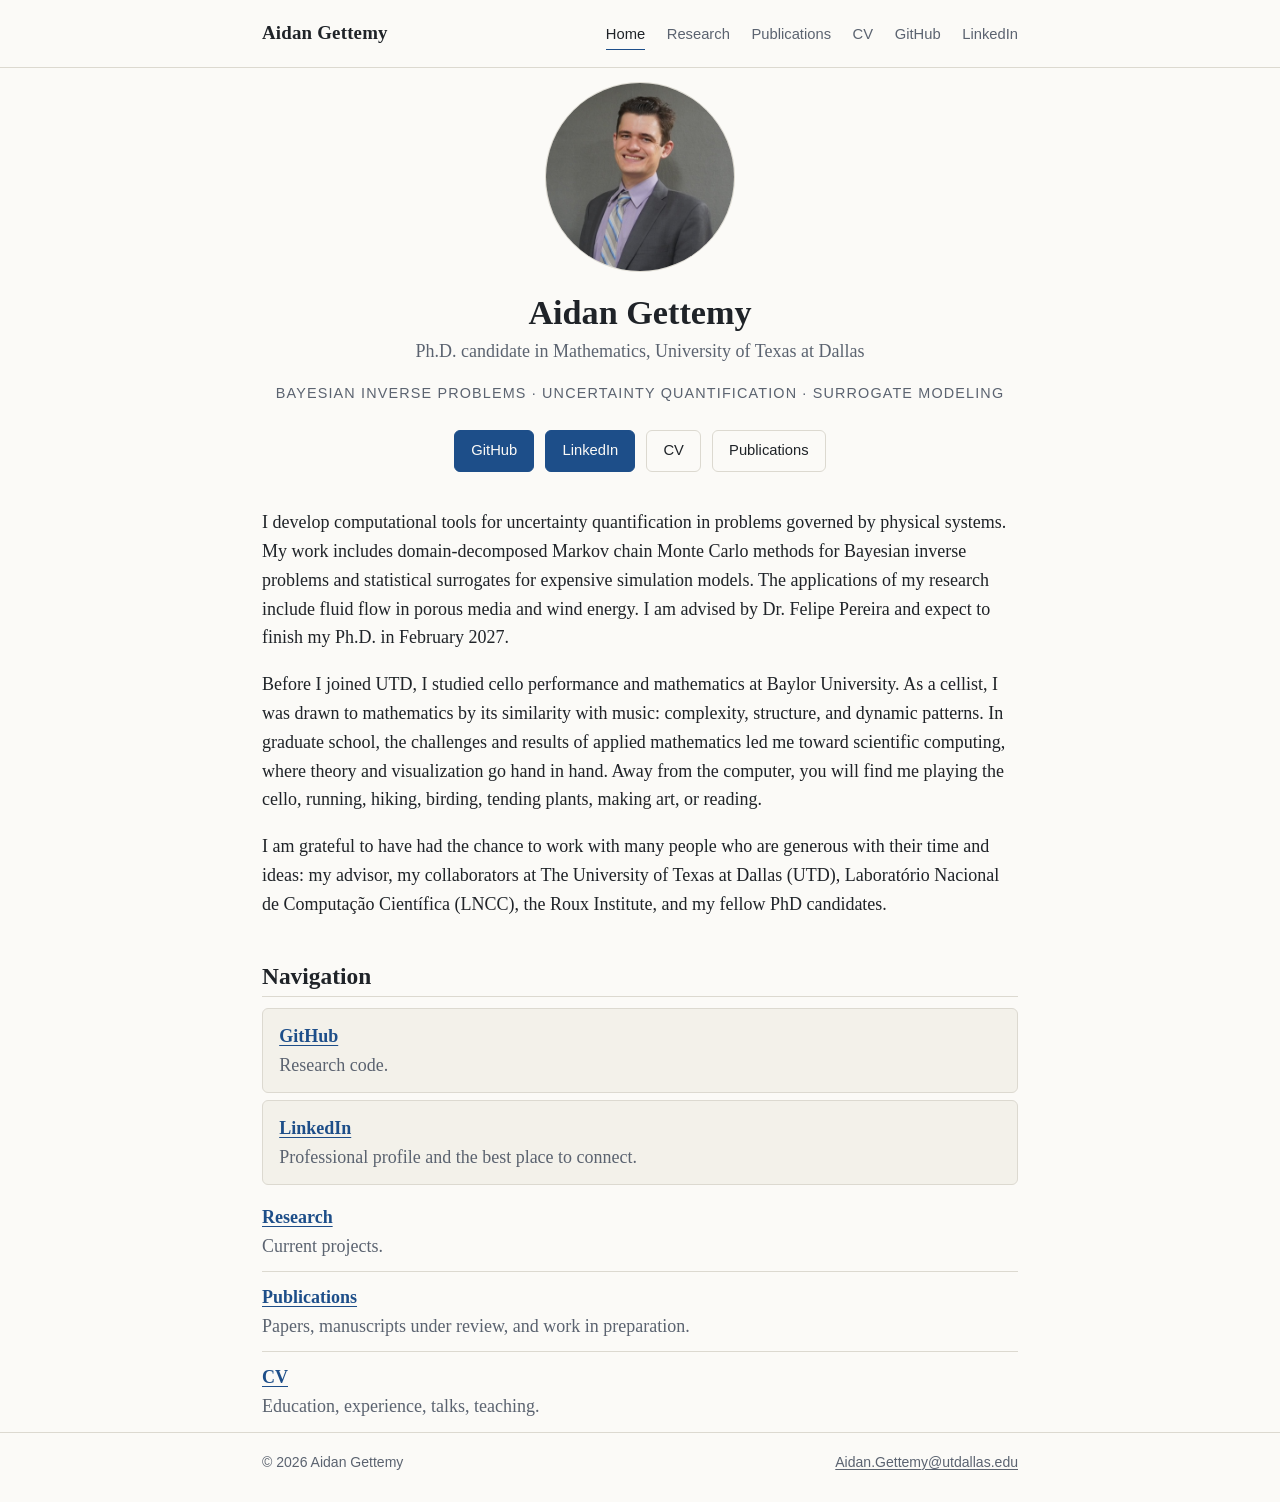
<file: index.html>
﻿<!doctype html>
<html lang="en">
<head>
  <meta charset="utf-8">
  <meta name="viewport" content="width=device-width, initial-scale=1">
  <title>Aidan Gettemy | Mathematics</title>
  <meta name="description" content="Aidan Gettemy, Ph.D. candidate in Mathematics at UT Dallas. Bayesian inverse problems, uncertainty quantification, and surrogate modeling for subsurface flow and wind energy.">
  <link rel="stylesheet" href="css/style.css">
</head>
<body>

<header class="site-header">
  <div class="wrap">
    <a class="site-name" href="index.html">Aidan Gettemy</a>
    <nav aria-label="Main">
      <a href="index.html" aria-current="page">Home</a>
      <a href="research.html">Research</a>
      <a href="publications.html">Publications</a>
      <a href="cv.html">CV</a>
      <a href="https://github.com/Aidan-Gettemy">GitHub</a>
      <a href="https://www.linkedin.com/in/aidan-gettemy/">LinkedIn</a>
    </nav>
  </div>
</header>

<main class="wrap">

  <section class="hero">
    <!-- Put your photo at assets/headshot.jpg (square crop, ~600x600 px). Until then, initials show. -->
    <img class="portrait" src="assets/headshot.jpg" alt="Photo of Aidan Gettemy"
         onerror="this.outerHTML='<div class=&quot;portrait-fallback&quot; aria-hidden=&quot;true&quot;>AG</div>'">
    <h1>Aidan Gettemy</h1>
    <p class="role">Ph.D. candidate in Mathematics, University of Texas at Dallas</p>
    <p class="keywords">Bayesian inverse problems · Uncertainty quantification · Surrogate modeling</p>
    <div class="btn-row">
      <a class="btn primary" href="https://github.com/Aidan-Gettemy">GitHub</a>
      <a class="btn primary" href="https://www.linkedin.com/in/aidan-gettemy/">LinkedIn</a>
      <a class="btn" href="cv.html">CV</a>
      <a class="btn" href="publications.html">Publications</a>
    </div>
  </section>

  <section>
    <p>
      I develop computational tools for uncertainty quantification in problems governed by physical systems. My work includes
      domain-decomposed Markov chain Monte Carlo methods for Bayesian inverse problems and statistical surrogates for expensive
      simulation models. The applications of my research include fluid flow in porous media and wind energy. I am advised by
      Dr. Felipe Pereira and expect to finish my Ph.D. in February 2027.
    </p>
    <p>
      Before I joined UTD, I studied cello performance and mathematics at Baylor University. As a cellist, I was drawn to mathematics
       by its similarity with music: complexity, structure, and dynamic
      patterns. In graduate school, the challenges and results of applied mathematics led me toward scientific
      computing, where theory and visualization go hand in hand. Away from the computer, you will find me playing
      the cello, running, hiking, birding, tending plants, making art, or reading.
    </p>
    <p>
      I am grateful to have had the chance to work with many people who are generous with their time and ideas: my advisor, my collaborators
      at The University of Texas at Dallas (UTD), Laboratório Nacional de Computação Científica (LNCC), the Roux Institute, and my fellow PhD candidates.
    </p>
  </section>

  <section>
    <h2>Navigation</h2>
    <ul class="sitemap">
      <li class="highlight">
        <strong><a href="https://github.com/Aidan-Gettemy">GitHub</a></strong><br>
        <span>Research code.</span>
      </li>
      <li class="highlight">
        <strong><a href="https://www.linkedin.com/in/aidan-gettemy/">LinkedIn</a></strong><br>
        <span>Professional profile and the best place to connect.</span>
      </li>
      <li>
        <strong><a href="research.html">Research</a></strong><br>
        <span>Current projects.</span>
      </li>
      <li>
        <strong><a href="publications.html">Publications</a></strong><br>
        <span>Papers, manuscripts under review, and work in preparation.</span>
      </li>
      <li>
        <strong><a href="cv.html">CV</a></strong><br>
        <span>Education, experience, talks, teaching.</span>
      </li>
    </ul>
  </section>

</main>

<footer>
  <div class="wrap">
    <span>&copy; 2026 Aidan Gettemy</span>
    <span><a href="mailto:Aidan.Gettemy@utdallas.edu">Aidan.Gettemy@utdallas.edu</a></span>
  </div>
</footer>

</body>
</html>
</file>
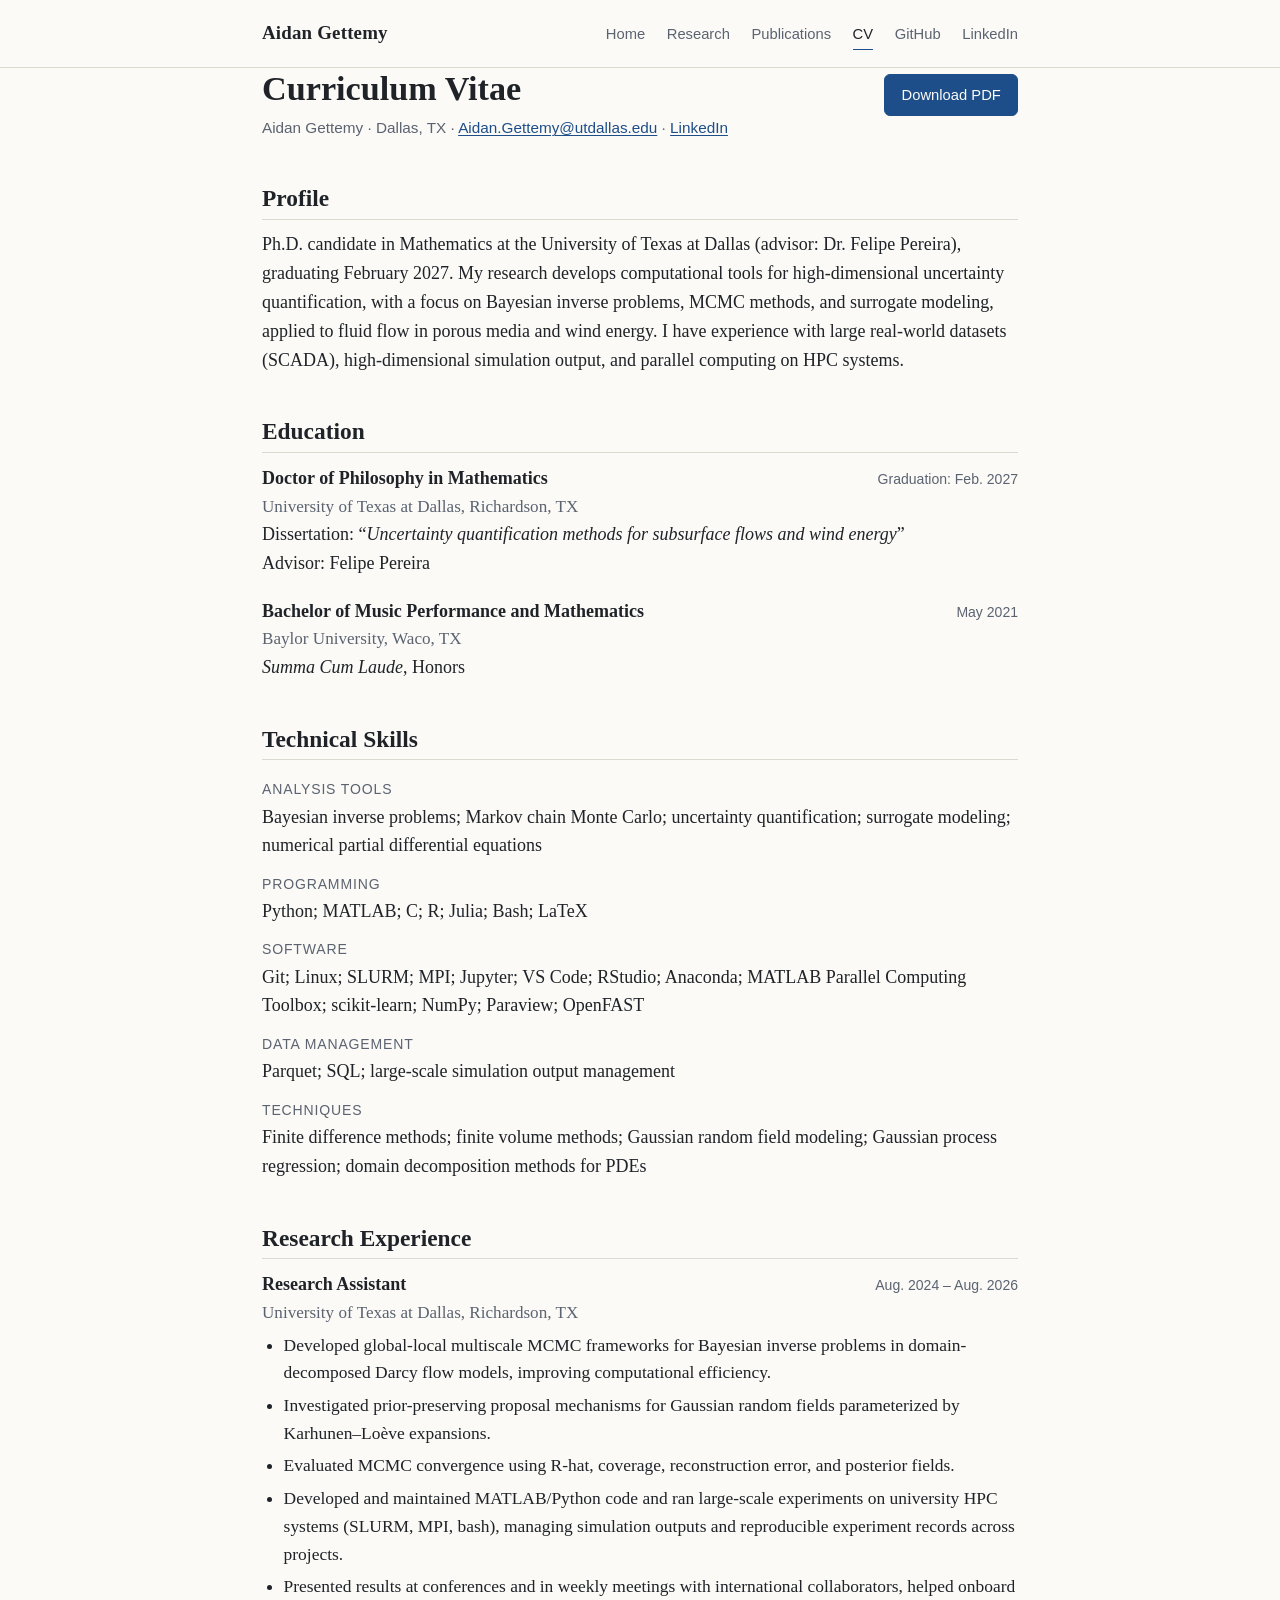
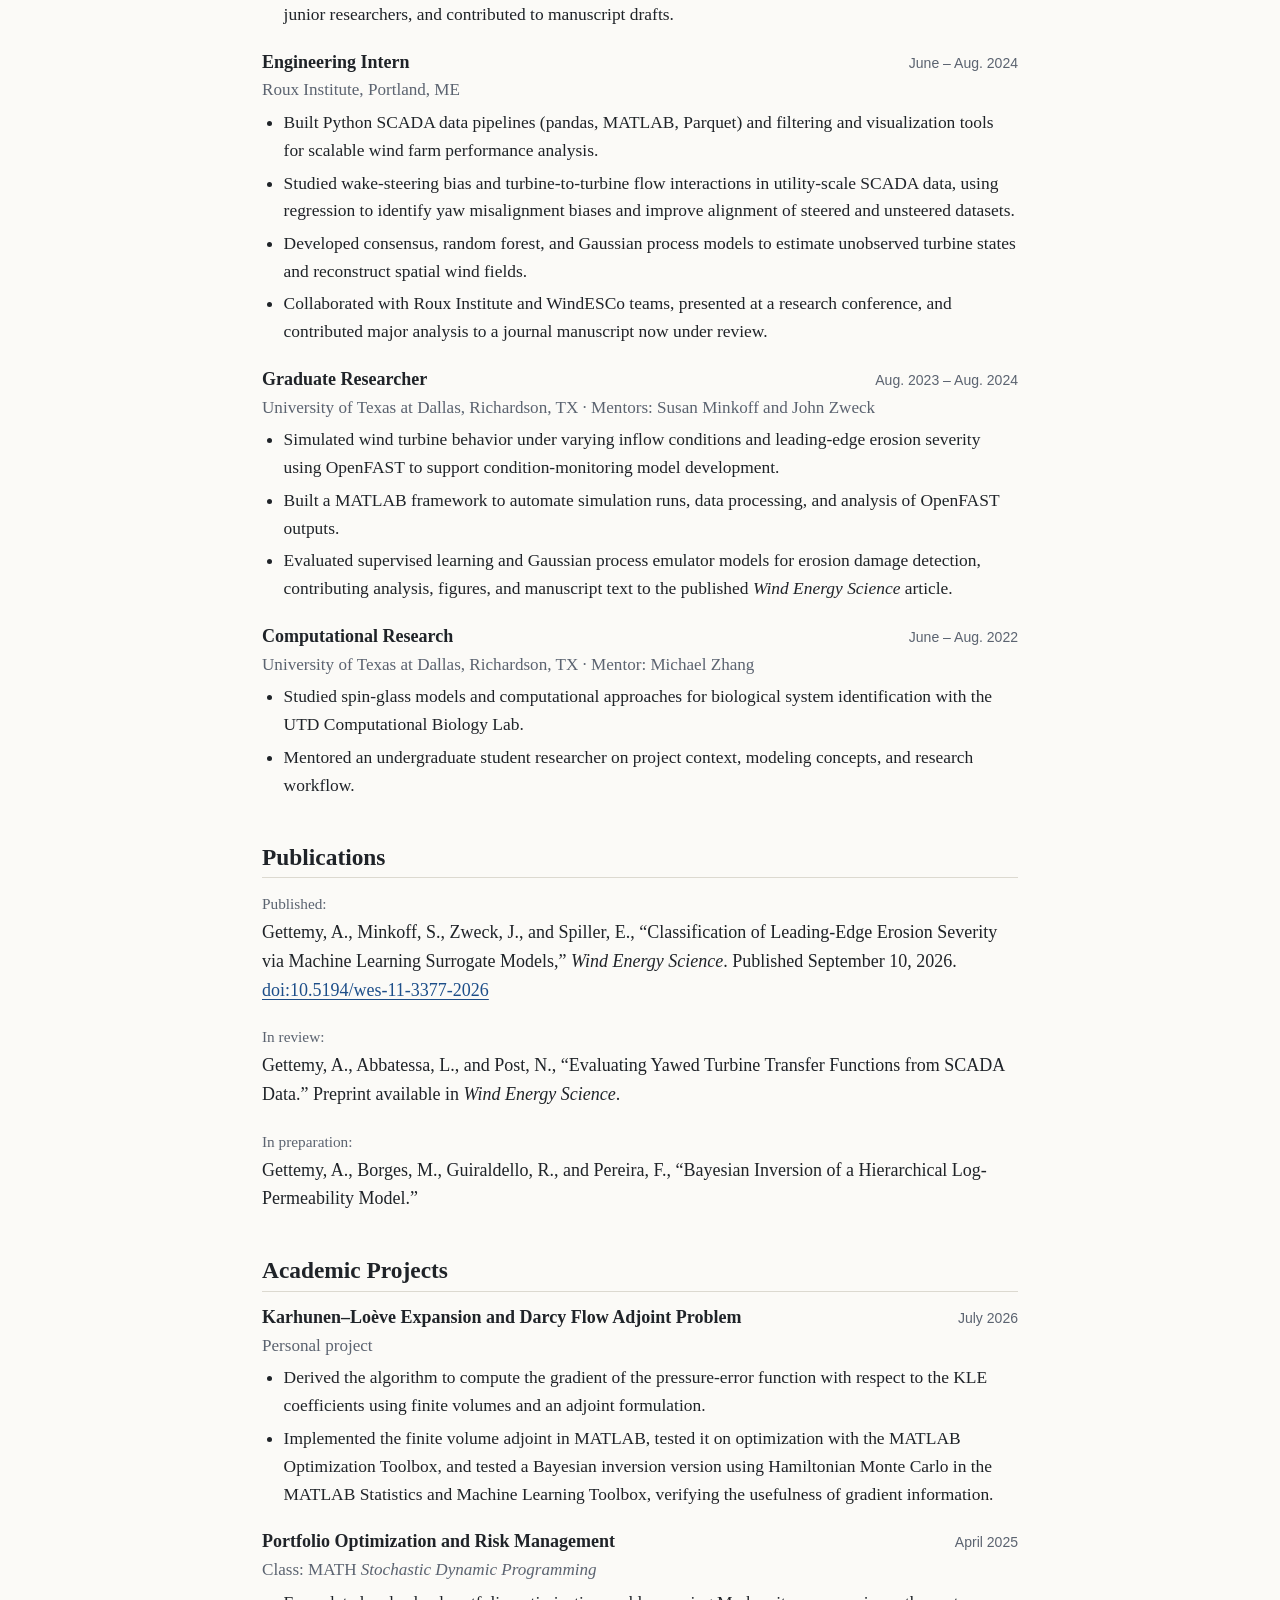
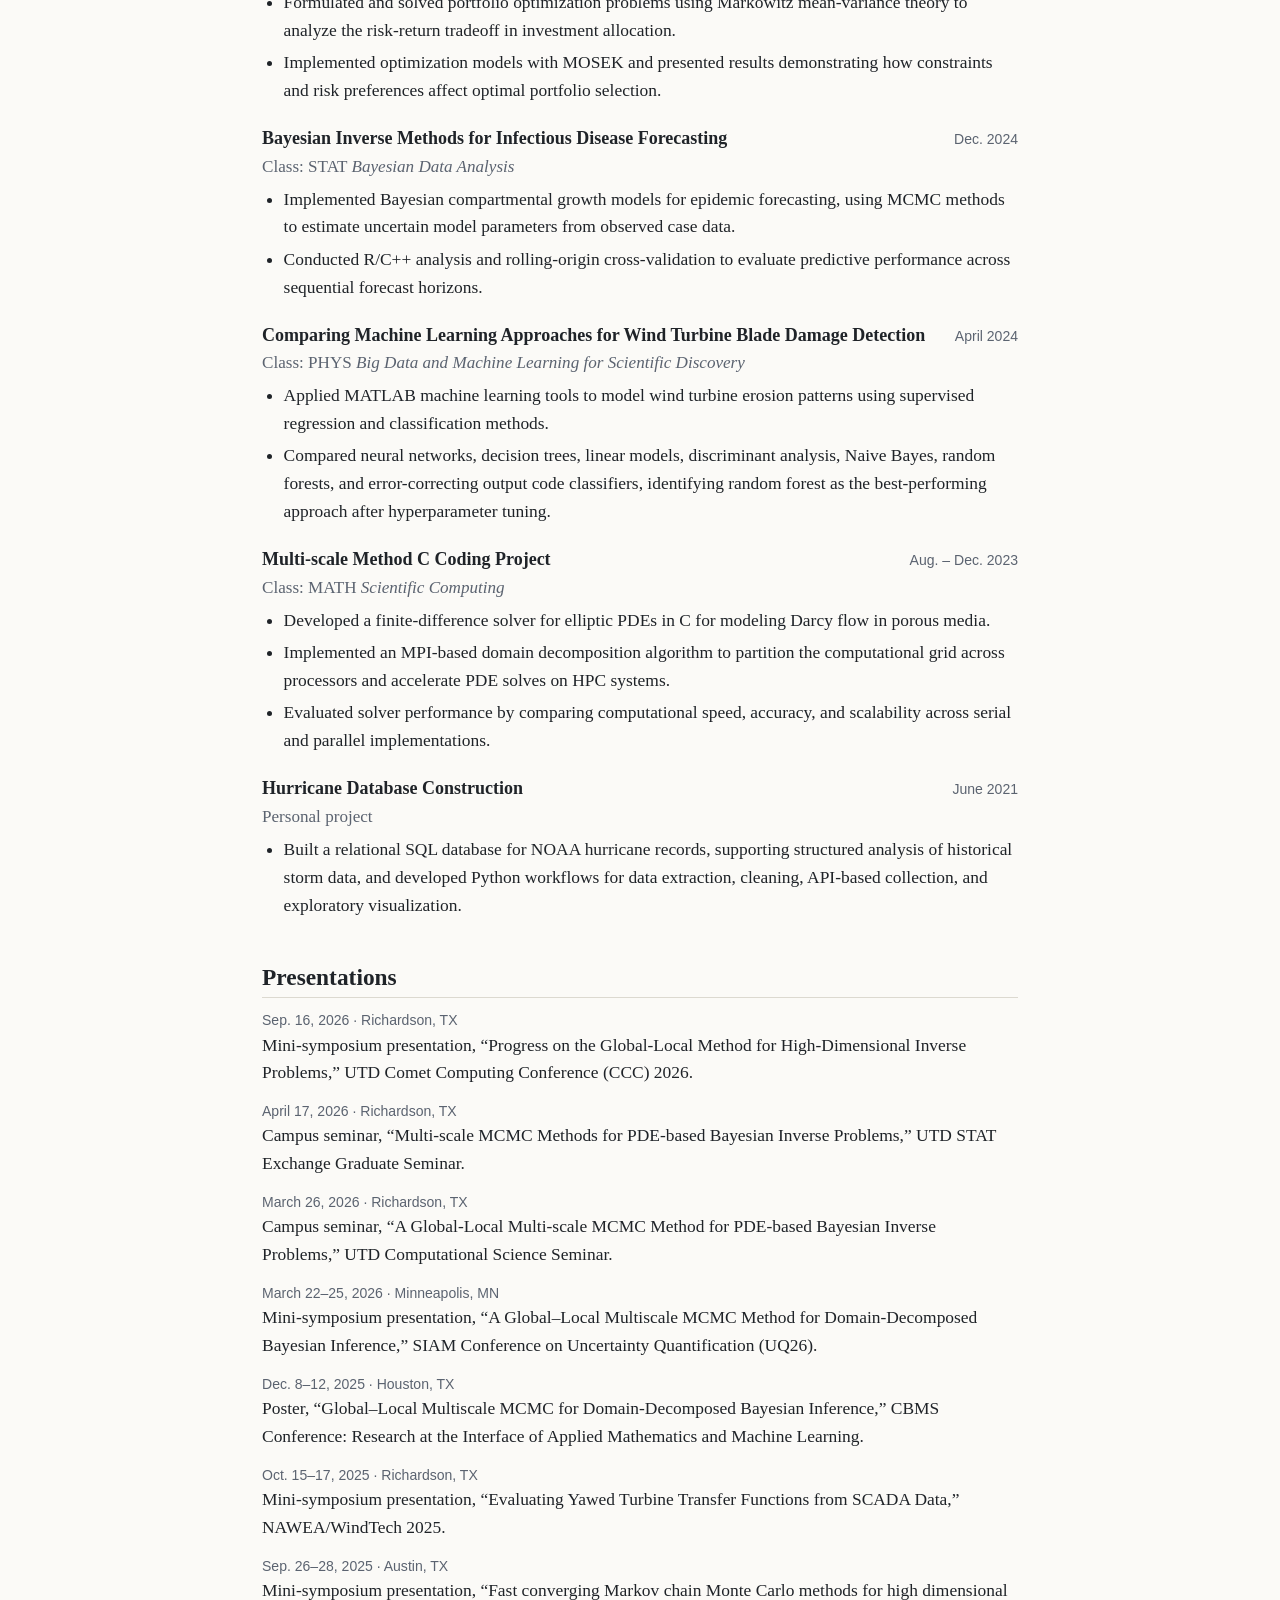
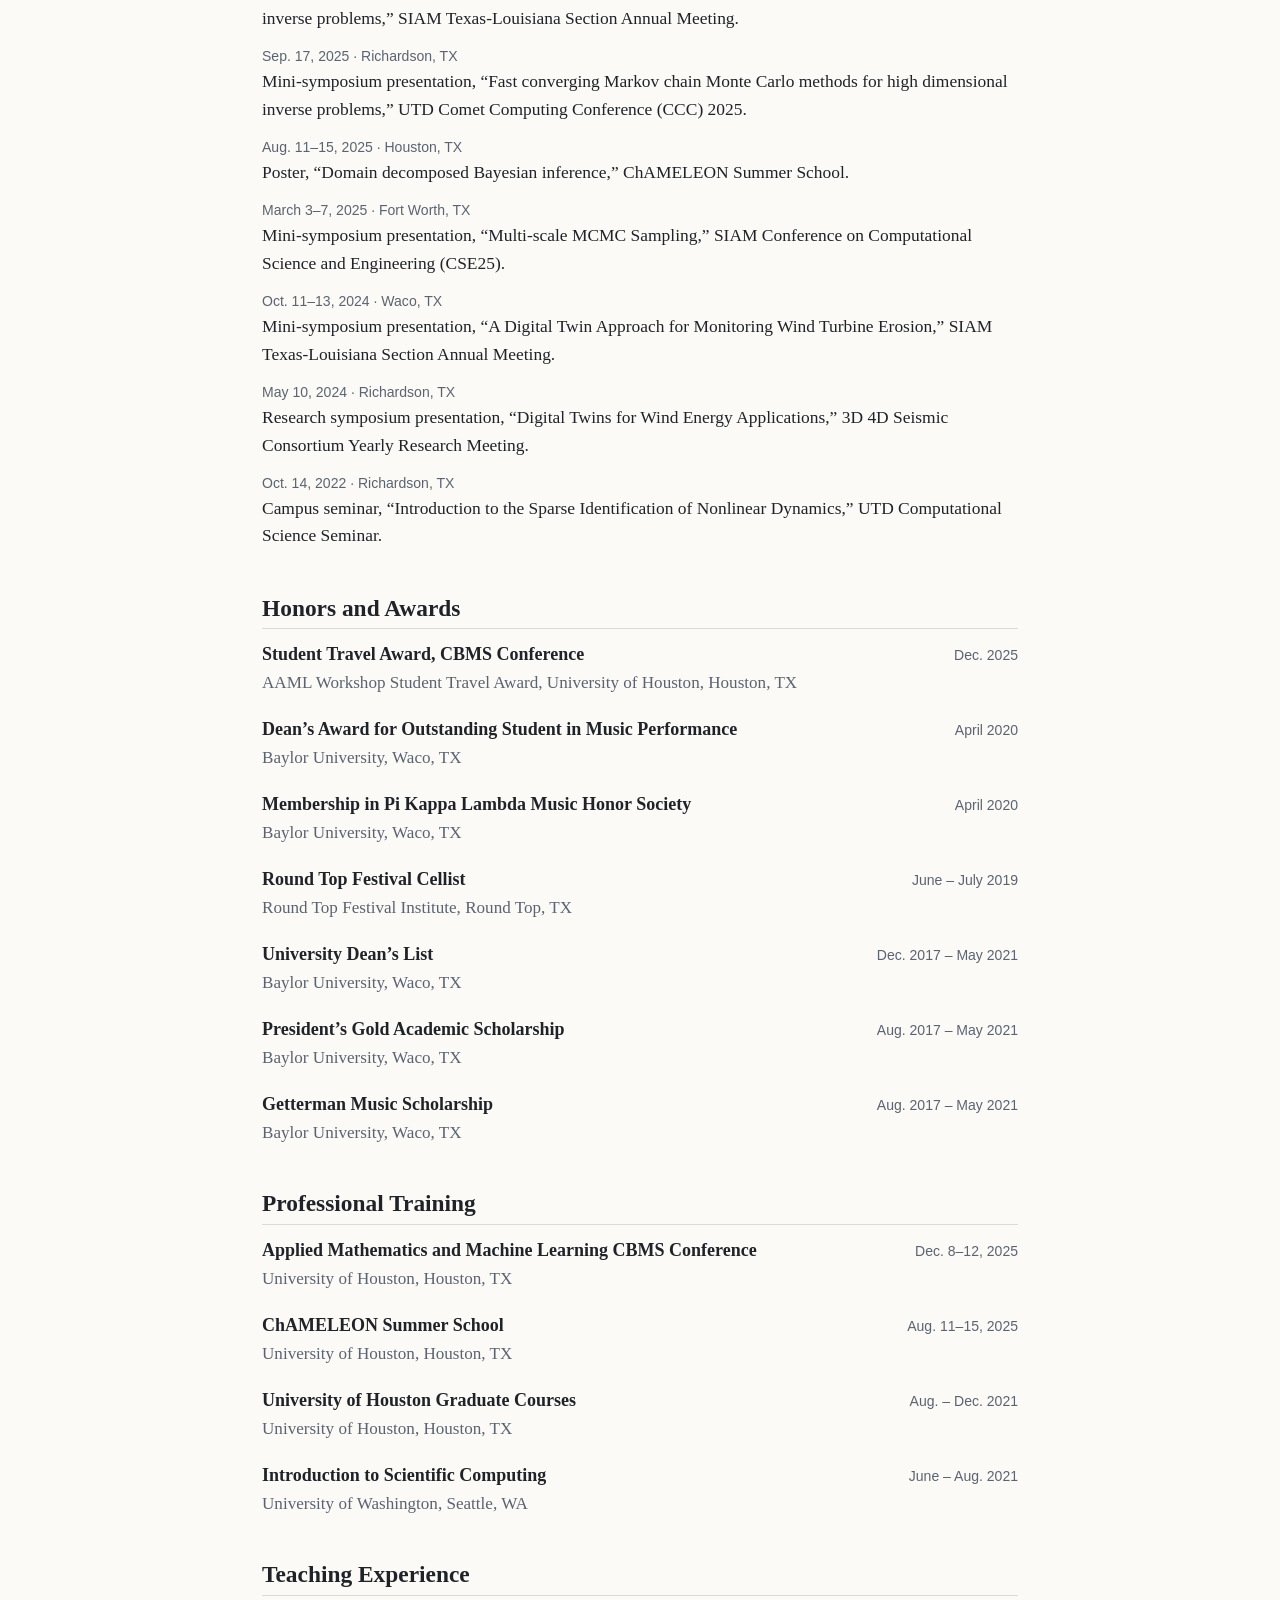
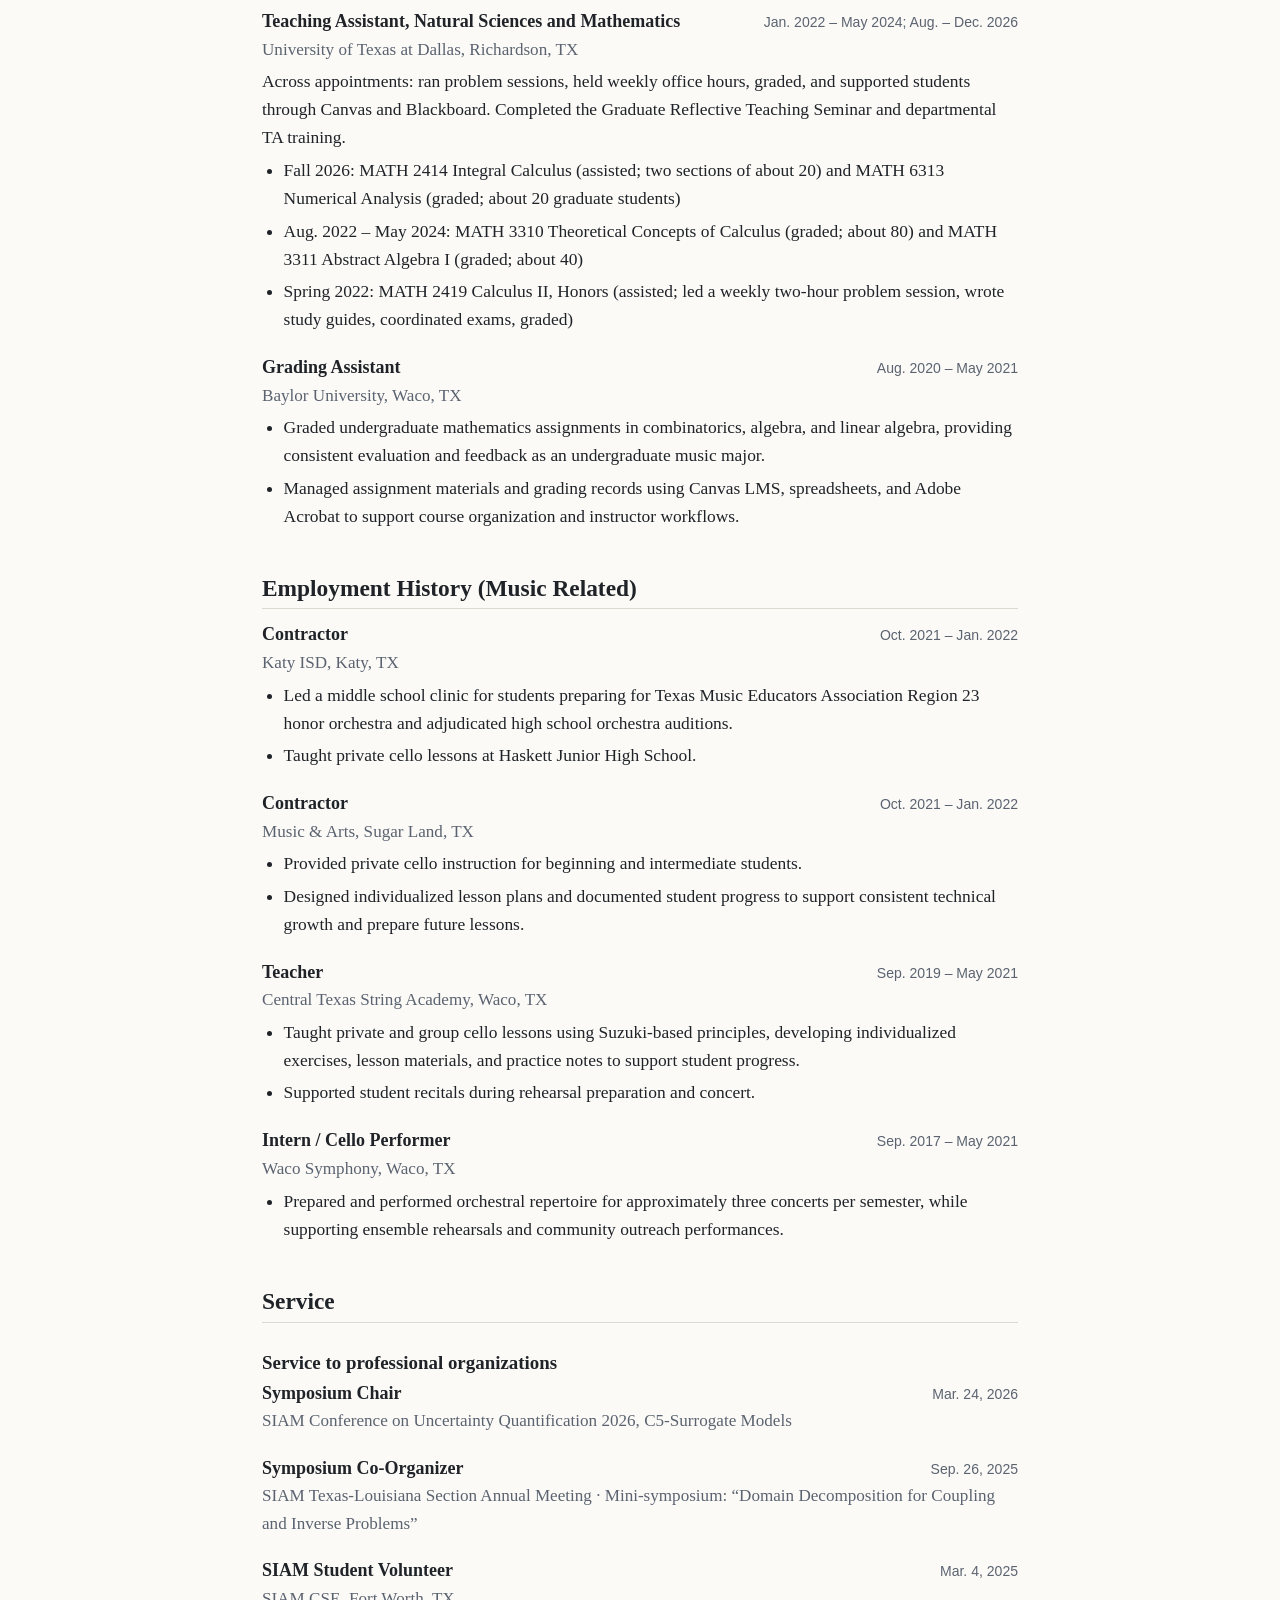
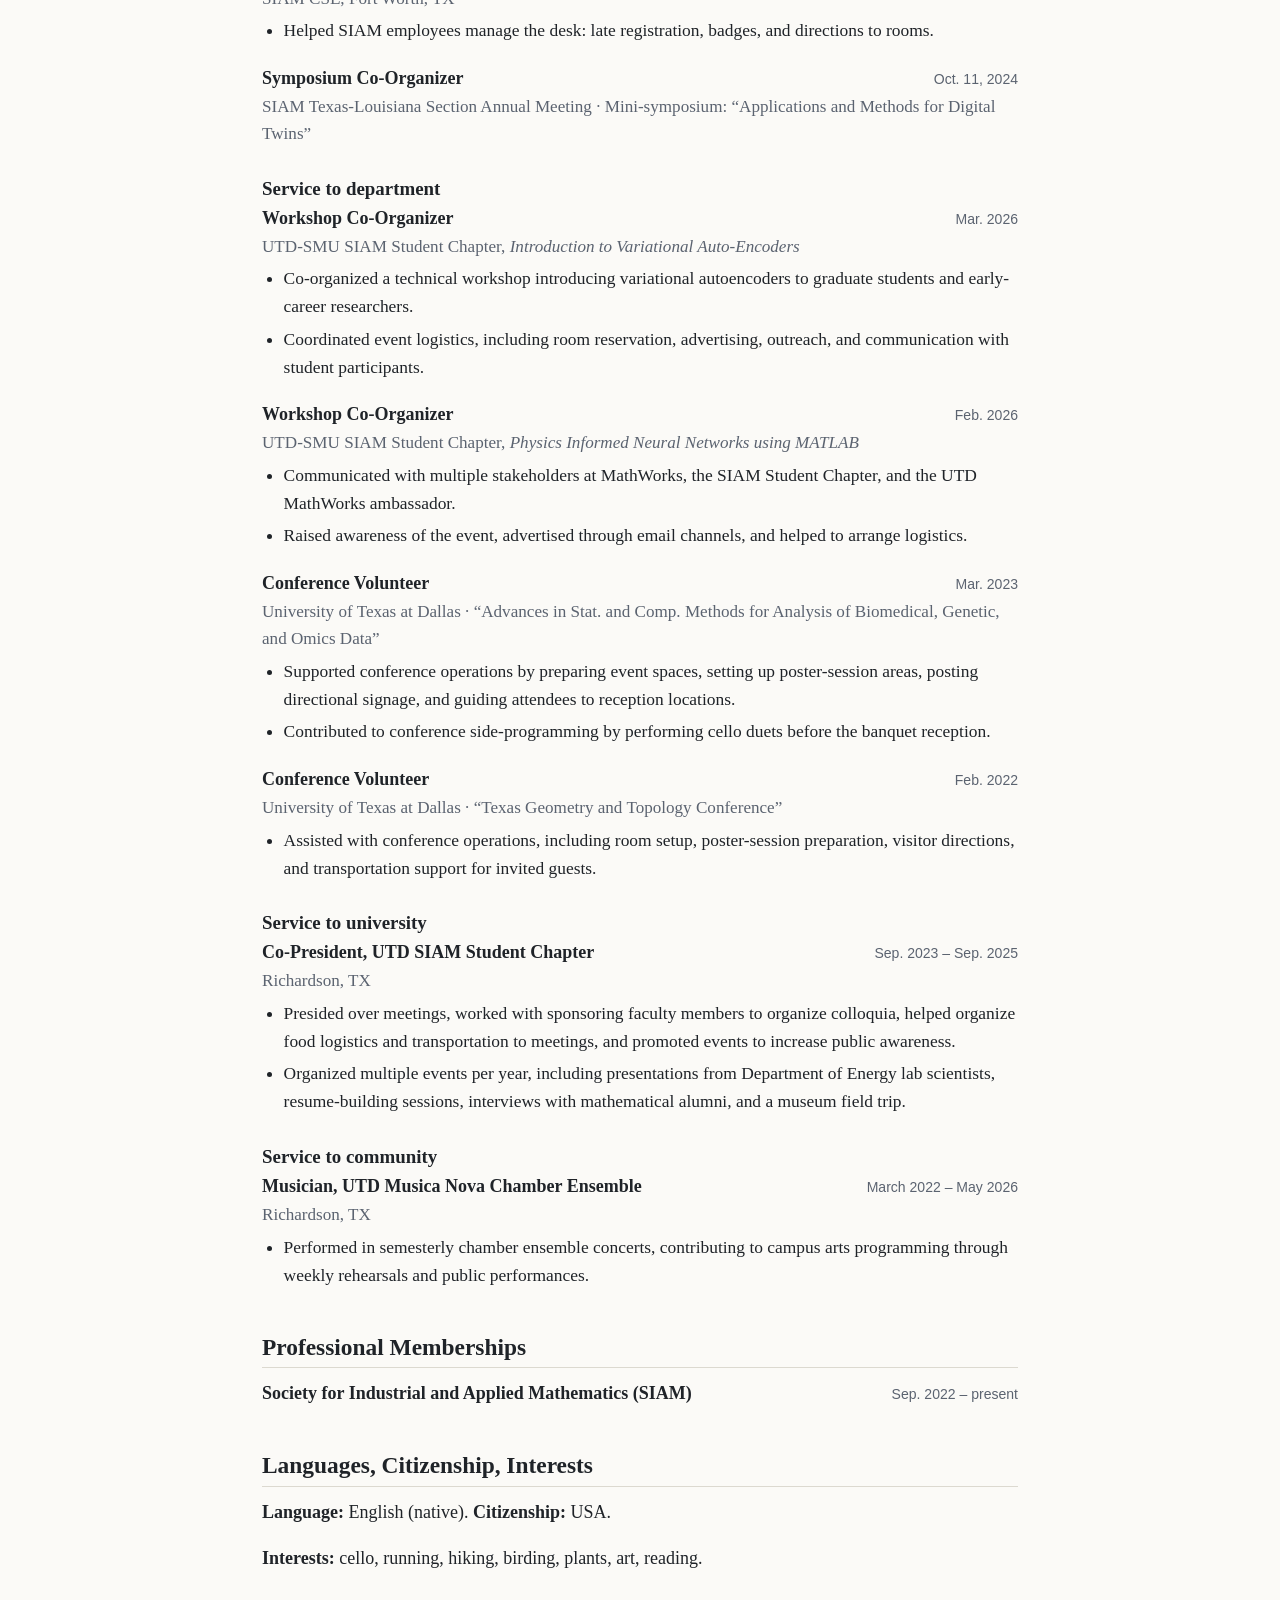
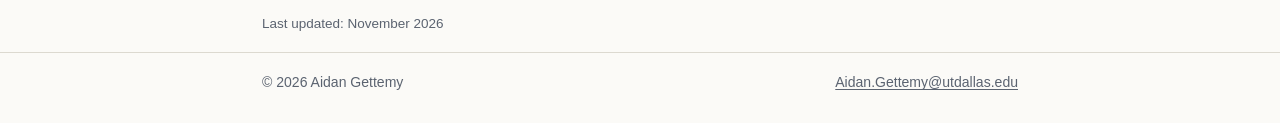
<file: cv.html>
﻿<!doctype html>
<html lang="en">
<head>
  <meta charset="utf-8">
  <meta name="viewport" content="width=device-width, initial-scale=1">
  <title>CV | Aidan Gettemy</title>
  <meta name="description" content="Curriculum vitae of Aidan Gettemy, Ph.D. candidate in Mathematics at UT Dallas.">
  <link rel="stylesheet" href="css/style.css">
</head>
<body>

<header class="site-header">
  <div class="wrap">
    <a class="site-name" href="index.html">Aidan Gettemy</a>
    <nav aria-label="Main">
      <a href="index.html">Home</a>
      <a href="research.html">Research</a>
      <a href="publications.html">Publications</a>
      <a href="cv.html" aria-current="page">CV</a>
      <a href="https://github.com/Aidan-Gettemy">GitHub</a>
      <a href="https://www.linkedin.com/in/aidan-gettemy/">LinkedIn</a>
    </nav>
  </div>
</header>

<main class="wrap">

  <div class="cv-top">
    <h1>Curriculum Vitae</h1>
    <a class="btn primary" href="files/Aidan-Gettemy-CV.pdf" download>Download PDF</a>
  </div>
  <p class="cv-contact">
    Aidan Gettemy &middot; Dallas, TX &middot;
    <a href="mailto:Aidan.Gettemy@utdallas.edu">Aidan.Gettemy@utdallas.edu</a> &middot;
    <a href="https://www.linkedin.com/in/aidan-gettemy/">LinkedIn</a>
  </p>

  <h2 id="profile">Profile</h2>
  <p>
    Ph.D. candidate in Mathematics at the University of Texas at Dallas (advisor: Dr. Felipe Pereira), graduating
    February 2027. My research develops computational tools for high-dimensional uncertainty quantification, with a
    focus on Bayesian inverse problems, MCMC methods, and surrogate modeling, applied to fluid flow in porous media
    and wind energy. I have experience with large real-world datasets (SCADA), high-dimensional simulation output,
    and parallel computing on HPC systems.
  </p>

  <h2 id="education">Education</h2>
  <div class="entry">
    <div class="entry-head"><span class="what">Doctor of Philosophy in Mathematics</span><span class="when">Graduation: Feb. 2027</span></div>
    <div class="where">University of Texas at Dallas, Richardson, TX</div>
    <div>Dissertation: &ldquo;<em>Uncertainty quantification methods for subsurface flows and wind energy</em>&rdquo;</div>
    <div>Advisor: Felipe Pereira</div>
  </div>
  <div class="entry">
    <div class="entry-head"><span class="what">Bachelor of Music Performance and Mathematics</span><span class="when">May 2021</span></div>
    <div class="where">Baylor University, Waco, TX</div>
    <div><em>Summa Cum Laude</em>, Honors</div>
  </div>

  <h2 id="skills">Technical Skills</h2>
  <dl class="skills">
    <dt>Analysis tools</dt>
    <dd>Bayesian inverse problems; Markov chain Monte Carlo; uncertainty quantification; surrogate modeling; numerical partial differential equations</dd>
    <dt>Programming</dt>
    <dd>Python; MATLAB; C; R; Julia; Bash; LaTeX</dd>
    <dt>Software</dt>
    <dd>Git; Linux; SLURM; MPI; Jupyter; VS Code; RStudio; Anaconda; MATLAB Parallel Computing Toolbox; scikit-learn; NumPy; Paraview; OpenFAST</dd>
    <dt>Data management</dt>
    <dd>Parquet; SQL; large-scale simulation output management</dd>
    <dt>Techniques</dt>
    <dd>Finite difference methods; finite volume methods; Gaussian random field modeling; Gaussian process regression; domain decomposition methods for PDEs</dd>
  </dl>

  <h2 id="research">Research Experience</h2>
  <div class="entry">
    <div class="entry-head"><span class="what">Research Assistant</span><span class="when">Aug. 2024 &ndash; Aug. 2026</span></div>
    <div class="where">University of Texas at Dallas, Richardson, TX</div>
    <ul>
      <li>Developed global-local multiscale MCMC frameworks for Bayesian inverse problems in domain-decomposed Darcy flow models, improving computational efficiency.</li>
      <li>Investigated prior-preserving proposal mechanisms for Gaussian random fields parameterized by Karhunen&ndash;Lo&egrave;ve expansions.</li>
      <li>Evaluated MCMC convergence using R-hat, coverage, reconstruction error, and posterior fields.</li>
      <li>Developed and maintained MATLAB/Python code and ran large-scale experiments on university HPC systems (SLURM, MPI, bash), managing simulation outputs and reproducible experiment records across projects.</li>
      <li>Presented results at conferences and in weekly meetings with international collaborators, helped onboard junior researchers, and contributed to manuscript drafts.</li>
    </ul>
  </div>
  <div class="entry">
    <div class="entry-head"><span class="what">Engineering Intern</span><span class="when">June &ndash; Aug. 2024</span></div>
    <div class="where">Roux Institute, Portland, ME</div>
    <ul>
      <li>Built Python SCADA data pipelines (pandas, MATLAB, Parquet) and filtering and visualization tools for scalable wind farm performance analysis.</li>
      <li>Studied wake-steering bias and turbine-to-turbine flow interactions in utility-scale SCADA data, using regression to identify yaw misalignment biases and improve alignment of steered and unsteered datasets.</li>
      <li>Developed consensus, random forest, and Gaussian process models to estimate unobserved turbine states and reconstruct spatial wind fields.</li>
      <li>Collaborated with Roux Institute and WindESCo teams, presented at a research conference, and contributed major analysis to a journal manuscript now under review.</li>
    </ul>
  </div>
  <div class="entry">
    <div class="entry-head"><span class="what">Graduate Researcher</span><span class="when">Aug. 2023 &ndash; Aug. 2024</span></div>
    <div class="where">University of Texas at Dallas, Richardson, TX &middot; Mentors: Susan Minkoff and John Zweck</div>
    <ul>
      <li>Simulated wind turbine behavior under varying inflow conditions and leading-edge erosion severity using OpenFAST to support condition-monitoring model development.</li>
      <li>Built a MATLAB framework to automate simulation runs, data processing, and analysis of OpenFAST outputs.</li>
      <li>Evaluated supervised learning and Gaussian process emulator models for erosion damage detection, contributing analysis, figures, and manuscript text to the published <em>Wind Energy Science</em> article.</li>
    </ul>
  </div>
  <div class="entry">
    <div class="entry-head"><span class="what">Computational Research</span><span class="when">June &ndash; Aug. 2022</span></div>
    <div class="where">University of Texas at Dallas, Richardson, TX &middot; Mentor: Michael Zhang</div>
    <ul>
      <li>Studied spin-glass models and computational approaches for biological system identification with the UTD Computational Biology Lab.</li>
      <li>Mentored an undergraduate student researcher on project context, modeling concepts, and research workflow.</li>
    </ul>
  </div>

  <h2 id="publications">Publications</h2>
  <p>
    <span class="small">Published:</span><br>
    Gettemy, A., Minkoff, S., Zweck, J., and Spiller, E., &ldquo;Classification of Leading-Edge Erosion Severity via Machine Learning Surrogate Models,&rdquo; <em>Wind Energy Science</em>. Published September 10, 2026.
    <a href="https://doi.org/10.5194/wes-11-3377-2026">doi:10.5194/wes-11-3377-2026</a>
  </p>
  <p>
    <span class="small">In review:</span><br>
    Gettemy, A., Abbatessa, L., and Post, N., &ldquo;Evaluating Yawed Turbine Transfer Functions from SCADA Data.&rdquo; Preprint available in <em>Wind Energy Science</em>.
  </p>
  <p>
    <span class="small">In preparation:</span><br>
    Gettemy, A., Borges, M., Guiraldello, R., and Pereira, F., &ldquo;Bayesian Inversion of a Hierarchical Log-Permeability Model.&rdquo;
  </p>

  <h2 id="projects">Academic Projects</h2>
  <!--p class="small">Code for **some** of these projects is on <a href="https://github.com/Aidan-Gettemy">GitHub</a>.</p-->
  <div class="entry">
    <div class="entry-head"><span class="what">Karhunen&ndash;Lo&egrave;ve Expansion and Darcy Flow Adjoint Problem</span><span class="when">July 2026</span></div>
    <div class="where">Personal project</div>
    <ul>
      <li>Derived the algorithm to compute the gradient of the pressure-error function with respect to the KLE coefficients using finite volumes and an adjoint formulation.</li>
      <li>Implemented the finite volume adjoint in MATLAB, tested it on optimization with the MATLAB Optimization Toolbox, and tested a Bayesian inversion version using Hamiltonian Monte Carlo in the MATLAB Statistics and Machine Learning Toolbox, verifying the usefulness of gradient information.</li>
    </ul>
  </div>
  <div class="entry">
    <div class="entry-head"><span class="what">Portfolio Optimization and Risk Management</span><span class="when">April 2025</span></div>
    <div class="where">Class: MATH <em>Stochastic Dynamic Programming</em></div>
    <ul>
      <li>Formulated and solved portfolio optimization problems using Markowitz mean-variance theory to analyze the risk-return tradeoff in investment allocation.</li>
      <li>Implemented optimization models with MOSEK and presented results demonstrating how constraints and risk preferences affect optimal portfolio selection.</li>
    </ul>
  </div>
  <div class="entry">
    <div class="entry-head"><span class="what">Bayesian Inverse Methods for Infectious Disease Forecasting</span><span class="when">Dec. 2024</span></div>
    <div class="where">Class: STAT <em>Bayesian Data Analysis</em></div>
    <ul>
      <li>Implemented Bayesian compartmental growth models for epidemic forecasting, using MCMC methods to estimate uncertain model parameters from observed case data.</li>
      <li>Conducted R/C++ analysis and rolling-origin cross-validation to evaluate predictive performance across sequential forecast horizons.</li>
    </ul>
  </div>
  <div class="entry">
    <div class="entry-head"><span class="what">Comparing Machine Learning Approaches for Wind Turbine Blade Damage Detection</span><span class="when">April 2024</span></div>
    <div class="where">Class: PHYS <em>Big Data and Machine Learning for Scientific Discovery</em></div>
    <ul>
      <li>Applied MATLAB machine learning tools to model wind turbine erosion patterns using supervised regression and classification methods.</li>
      <li>Compared neural networks, decision trees, linear models, discriminant analysis, Naive Bayes, random forests, and error-correcting output code classifiers, identifying random forest as the best-performing approach after hyperparameter tuning.</li>
    </ul>
  </div>
  <div class="entry">
    <div class="entry-head"><span class="what">Multi-scale Method C Coding Project</span><span class="when">Aug. &ndash; Dec. 2023</span></div>
    <div class="where">Class: MATH <em>Scientific Computing</em></div>
    <ul>
      <li>Developed a finite-difference solver for elliptic PDEs in C for modeling Darcy flow in porous media.</li>
      <li>Implemented an MPI-based domain decomposition algorithm to partition the computational grid across processors and accelerate PDE solves on HPC systems.</li>
      <li>Evaluated solver performance by comparing computational speed, accuracy, and scalability across serial and parallel implementations.</li>
    </ul>
  </div>
  <div class="entry">
    <div class="entry-head"><span class="what">Hurricane Database Construction</span><span class="when">June 2021</span></div>
    <div class="where">Personal project</div>
    <ul>
      <li>Built a relational SQL database for NOAA hurricane records, supporting structured analysis of historical storm data, and developed Python workflows for data extraction, cleaning, API-based collection, and exploratory visualization.</li>
    </ul>
  </div>

  <h2 id="presentations">Presentations</h2>
  <div class="talk"><span class="when">Sep. 16, 2026 &middot; Richardson, TX</span>Mini-symposium presentation, &ldquo;Progress on the Global-Local Method for High-Dimensional Inverse Problems,&rdquo; UTD Comet Computing Conference (CCC) 2026.</div>
  <div class="talk"><span class="when">April 17, 2026 &middot; Richardson, TX</span>Campus seminar, &ldquo;Multi-scale MCMC Methods for PDE-based Bayesian Inverse Problems,&rdquo; UTD STAT Exchange Graduate Seminar.</div>
  <div class="talk"><span class="when">March 26, 2026 &middot; Richardson, TX</span>Campus seminar, &ldquo;A Global-Local Multi-scale MCMC Method for PDE-based Bayesian Inverse Problems,&rdquo; UTD Computational Science Seminar.</div>
  <div class="talk"><span class="when">March 22&ndash;25, 2026 &middot; Minneapolis, MN</span>Mini-symposium presentation, &ldquo;A Global&ndash;Local Multiscale MCMC Method for Domain-Decomposed Bayesian Inference,&rdquo; SIAM Conference on Uncertainty Quantification (UQ26).</div>
  <div class="talk"><span class="when">Dec. 8&ndash;12, 2025 &middot; Houston, TX</span>Poster, &ldquo;Global&ndash;Local Multiscale MCMC for Domain-Decomposed Bayesian Inference,&rdquo; CBMS Conference: Research at the Interface of Applied Mathematics and Machine Learning.</div>
  <div class="talk"><span class="when">Oct. 15&ndash;17, 2025 &middot; Richardson, TX</span>Mini-symposium presentation, &ldquo;Evaluating Yawed Turbine Transfer Functions from SCADA Data,&rdquo; NAWEA/WindTech 2025.</div>
  <div class="talk"><span class="when">Sep. 26&ndash;28, 2025 &middot; Austin, TX</span>Mini-symposium presentation, &ldquo;Fast converging Markov chain Monte Carlo methods for high dimensional inverse problems,&rdquo; SIAM Texas-Louisiana Section Annual Meeting.</div>
  <div class="talk"><span class="when">Sep. 17, 2025 &middot; Richardson, TX</span>Mini-symposium presentation, &ldquo;Fast converging Markov chain Monte Carlo methods for high dimensional inverse problems,&rdquo; UTD Comet Computing Conference (CCC) 2025.</div>
  <div class="talk"><span class="when">Aug. 11&ndash;15, 2025 &middot; Houston, TX</span>Poster, &ldquo;Domain decomposed Bayesian inference,&rdquo; ChAMELEON Summer School.</div>
  <div class="talk"><span class="when">March 3&ndash;7, 2025 &middot; Fort Worth, TX</span>Mini-symposium presentation, &ldquo;Multi-scale MCMC Sampling,&rdquo; SIAM Conference on Computational Science and Engineering (CSE25).</div>
  <div class="talk"><span class="when">Oct. 11&ndash;13, 2024 &middot; Waco, TX</span>Mini-symposium presentation, &ldquo;A Digital Twin Approach for Monitoring Wind Turbine Erosion,&rdquo; SIAM Texas-Louisiana Section Annual Meeting.</div>
  <div class="talk"><span class="when">May 10, 2024 &middot; Richardson, TX</span>Research symposium presentation, &ldquo;Digital Twins for Wind Energy Applications,&rdquo; 3D 4D Seismic Consortium Yearly Research Meeting.</div>
  <div class="talk"><span class="when">Oct. 14, 2022 &middot; Richardson, TX</span>Campus seminar, &ldquo;Introduction to the Sparse Identification of Nonlinear Dynamics,&rdquo; UTD Computational Science Seminar.</div>

  <h2 id="honors">Honors and Awards</h2>
  <div class="entry"><div class="entry-head"><span class="what">Student Travel Award, CBMS Conference</span><span class="when">Dec. 2025</span></div><div class="where">AAML Workshop Student Travel Award, University of Houston, Houston, TX</div></div>
  <div class="entry"><div class="entry-head"><span class="what">Dean&rsquo;s Award for Outstanding Student in Music Performance</span><span class="when">April 2020</span></div><div class="where">Baylor University, Waco, TX</div></div>
  <div class="entry"><div class="entry-head"><span class="what">Membership in Pi Kappa Lambda Music Honor Society</span><span class="when">April 2020</span></div><div class="where">Baylor University, Waco, TX</div></div>
  <div class="entry"><div class="entry-head"><span class="what">Round Top Festival Cellist</span><span class="when">June &ndash; July 2019</span></div><div class="where">Round Top Festival Institute, Round Top, TX</div></div>
  <div class="entry"><div class="entry-head"><span class="what">University Dean&rsquo;s List</span><span class="when">Dec. 2017 &ndash; May 2021</span></div><div class="where">Baylor University, Waco, TX</div></div>
  <div class="entry"><div class="entry-head"><span class="what">President&rsquo;s Gold Academic Scholarship</span><span class="when">Aug. 2017 &ndash; May 2021</span></div><div class="where">Baylor University, Waco, TX</div></div>
  <div class="entry"><div class="entry-head"><span class="what">Getterman Music Scholarship</span><span class="when">Aug. 2017 &ndash; May 2021</span></div><div class="where">Baylor University, Waco, TX</div></div>

  <h2 id="training">Professional Training</h2>
  <div class="entry"><div class="entry-head"><span class="what">Applied Mathematics and Machine Learning CBMS Conference</span><span class="when">Dec. 8&ndash;12, 2025</span></div><div class="where">University of Houston, Houston, TX</div></div>
  <div class="entry"><div class="entry-head"><span class="what">ChAMELEON Summer School</span><span class="when">Aug. 11&ndash;15, 2025</span></div><div class="where">University of Houston, Houston, TX</div></div>
  <div class="entry"><div class="entry-head"><span class="what">University of Houston Graduate Courses</span><span class="when">Aug. &ndash; Dec. 2021</span></div><div class="where">University of Houston, Houston, TX</div></div>
  <div class="entry"><div class="entry-head"><span class="what">Introduction to Scientific Computing</span><span class="when">June &ndash; Aug. 2021</span></div><div class="where">University of Washington, Seattle, WA</div></div>

  <h2 id="teaching">Teaching Experience</h2>
  <div class="entry">
    <div class="entry-head"><span class="what">Teaching Assistant, Natural Sciences and Mathematics</span><span class="when">Jan. 2022 &ndash; May 2024; Aug. &ndash; Dec. 2026</span></div>
    <div class="where">University of Texas at Dallas, Richardson, TX</div>
    <p style="margin:0.3rem 0 0; font-size:0.97rem;">Across appointments: ran problem sessions, held weekly office hours, graded, and supported students through Canvas and Blackboard. Completed the Graduate Reflective Teaching Seminar and departmental TA training.</p>
    <ul>
      <li>Fall 2026: MATH 2414 Integral Calculus (assisted; two sections of about 20) and MATH 6313 Numerical Analysis (graded; about 20 graduate students)</li>
      <li>Aug. 2022 &ndash; May 2024: MATH 3310 Theoretical Concepts of Calculus (graded; about 80) and MATH 3311 Abstract Algebra I (graded; about 40)</li>
      <li>Spring 2022: MATH 2419 Calculus II, Honors (assisted; led a weekly two-hour problem session, wrote study guides, coordinated exams, graded)</li>
    </ul>
  </div>
  <div class="entry">
    <div class="entry-head"><span class="what">Grading Assistant</span><span class="when">Aug. 2020 &ndash; May 2021</span></div>
    <div class="where">Baylor University, Waco, TX</div>
    <ul>
      <li>Graded undergraduate mathematics assignments in combinatorics, algebra, and linear algebra, providing consistent evaluation and feedback as an undergraduate music major.</li>
      <li>Managed assignment materials and grading records using Canvas LMS, spreadsheets, and Adobe Acrobat to support course organization and instructor workflows.</li>
    </ul>
  </div>

  <h2 id="employment">Employment History (Music Related)</h2>
  <div class="entry">
    <div class="entry-head"><span class="what">Contractor</span><span class="when">Oct. 2021 &ndash; Jan. 2022</span></div>
    <div class="where">Katy ISD, Katy, TX</div>
    <ul>
      <li>Led a middle school clinic for students preparing for Texas Music Educators Association Region 23 honor orchestra and adjudicated high school orchestra auditions.</li>
      <li>Taught private cello lessons at Haskett Junior High School.</li>
    </ul>
  </div>
  <div class="entry">
    <div class="entry-head"><span class="what">Contractor</span><span class="when">Oct. 2021 &ndash; Jan. 2022</span></div>
    <div class="where">Music &amp; Arts, Sugar Land, TX</div>
    <ul>
      <li>Provided private cello instruction for beginning and intermediate students.</li>
      <li>Designed individualized lesson plans and documented student progress to support consistent technical growth and prepare future lessons.</li>
    </ul>
  </div>
  <div class="entry">
    <div class="entry-head"><span class="what">Teacher</span><span class="when">Sep. 2019 &ndash; May 2021</span></div>
    <div class="where">Central Texas String Academy, Waco, TX</div>
    <ul>
      <li>Taught private and group cello lessons using Suzuki-based principles, developing individualized exercises, lesson materials, and practice notes to support student progress.</li>
      <li>Supported student recitals during rehearsal preparation and concert.</li>
    </ul>
  </div>
  <div class="entry">
    <div class="entry-head"><span class="what">Intern / Cello Performer</span><span class="when">Sep. 2017 &ndash; May 2021</span></div>
    <div class="where">Waco Symphony, Waco, TX</div>
    <ul>
      <li>Prepared and performed orchestral repertoire for approximately three concerts per semester, while supporting ensemble rehearsals and community outreach performances.</li>
    </ul>
  </div>

  <h2 id="service">Service</h2>

  <h3>Service to professional organizations</h3>
  <div class="entry"><div class="entry-head"><span class="what">Symposium Chair</span><span class="when">Mar. 24, 2026</span></div><div class="where">SIAM Conference on Uncertainty Quantification 2026, C5-Surrogate Models</div></div>
  <div class="entry"><div class="entry-head"><span class="what">Symposium Co-Organizer</span><span class="when">Sep. 26, 2025</span></div><div class="where">SIAM Texas-Louisiana Section Annual Meeting &middot; Mini-symposium: &ldquo;Domain Decomposition for Coupling and Inverse Problems&rdquo;</div></div>
  <div class="entry">
    <div class="entry-head"><span class="what">SIAM Student Volunteer</span><span class="when">Mar. 4, 2025</span></div>
    <div class="where">SIAM CSE, Fort Worth, TX</div>
    <ul><li>Helped SIAM employees manage the desk: late registration, badges, and directions to rooms.</li></ul>
  </div>
  <div class="entry"><div class="entry-head"><span class="what">Symposium Co-Organizer</span><span class="when">Oct. 11, 2024</span></div><div class="where">SIAM Texas-Louisiana Section Annual Meeting &middot; Mini-symposium: &ldquo;Applications and Methods for Digital Twins&rdquo;</div></div>

  <h3>Service to department</h3>
  <div class="entry">
    <div class="entry-head"><span class="what">Workshop Co-Organizer</span><span class="when">Mar. 2026</span></div>
    <div class="where">UTD-SMU SIAM Student Chapter, <em>Introduction to Variational Auto-Encoders</em></div>
    <ul>
      <li>Co-organized a technical workshop introducing variational autoencoders to graduate students and early-career researchers.</li>
      <li>Coordinated event logistics, including room reservation, advertising, outreach, and communication with student participants.</li>
    </ul>
  </div>
  <div class="entry">
    <div class="entry-head"><span class="what">Workshop Co-Organizer</span><span class="when">Feb. 2026</span></div>
    <div class="where">UTD-SMU SIAM Student Chapter, <em>Physics Informed Neural Networks using MATLAB</em></div>
    <ul>
      <li>Communicated with multiple stakeholders at MathWorks, the SIAM Student Chapter, and the UTD MathWorks ambassador.</li>
      <li>Raised awareness of the event, advertised through email channels, and helped to arrange logistics.</li>
    </ul>
  </div>
  <div class="entry">
    <div class="entry-head"><span class="what">Conference Volunteer</span><span class="when">Mar. 2023</span></div>
    <div class="where">University of Texas at Dallas &middot; &ldquo;Advances in Stat. and Comp. Methods for Analysis of Biomedical, Genetic, and Omics Data&rdquo;</div>
    <ul>
      <li>Supported conference operations by preparing event spaces, setting up poster-session areas, posting directional signage, and guiding attendees to reception locations.</li>
      <li>Contributed to conference side-programming by performing cello duets before the banquet reception.</li>
    </ul>
  </div>
  <div class="entry">
    <div class="entry-head"><span class="what">Conference Volunteer</span><span class="when">Feb. 2022</span></div>
    <div class="where">University of Texas at Dallas &middot; &ldquo;Texas Geometry and Topology Conference&rdquo;</div>
    <ul><li>Assisted with conference operations, including room setup, poster-session preparation, visitor directions, and transportation support for invited guests.</li></ul>
  </div>

  <h3>Service to university</h3>
  <div class="entry">
    <div class="entry-head"><span class="what">Co-President, UTD SIAM Student Chapter</span><span class="when">Sep. 2023 &ndash; Sep. 2025</span></div>
    <div class="where">Richardson, TX</div>
    <ul>
      <li>Presided over meetings, worked with sponsoring faculty members to organize colloquia, helped organize food logistics and transportation to meetings, and promoted events to increase public awareness.</li>
      <li>Organized multiple events per year, including presentations from Department of Energy lab scientists, resume-building sessions, interviews with mathematical alumni, and a museum field trip.</li>
    </ul>
  </div>

  <h3>Service to community</h3>
  <div class="entry">
    <div class="entry-head"><span class="what">Musician, UTD Musica Nova Chamber Ensemble</span><span class="when">March 2022 &ndash; May 2026</span></div>
    <div class="where">Richardson, TX</div>
    <ul><li>Performed in semesterly chamber ensemble concerts, contributing to campus arts programming through weekly rehearsals and public performances.</li></ul>
  </div>

  <h2 id="memberships">Professional Memberships</h2>
  <div class="entry"><div class="entry-head"><span class="what">Society for Industrial and Applied Mathematics (SIAM)</span><span class="when">Sep. 2022 &ndash; present</span></div></div>

  <h2 id="other">Languages, Citizenship, Interests</h2>
  <p><strong>Language:</strong> English (native). <strong>Citizenship:</strong> USA.</p>
  <p><strong>Interests:</strong> cello, running, hiking, birding, plants, art, reading.</p>

  <p class="updated">Last updated: November 2026</p>

</main>

<footer>
  <div class="wrap">
    <span>&copy; 2026 Aidan Gettemy</span>
    <span><a href="mailto:Aidan.Gettemy@utdallas.edu">Aidan.Gettemy@utdallas.edu</a></span>
  </div>
</footer>

</body>
</html>
</file>
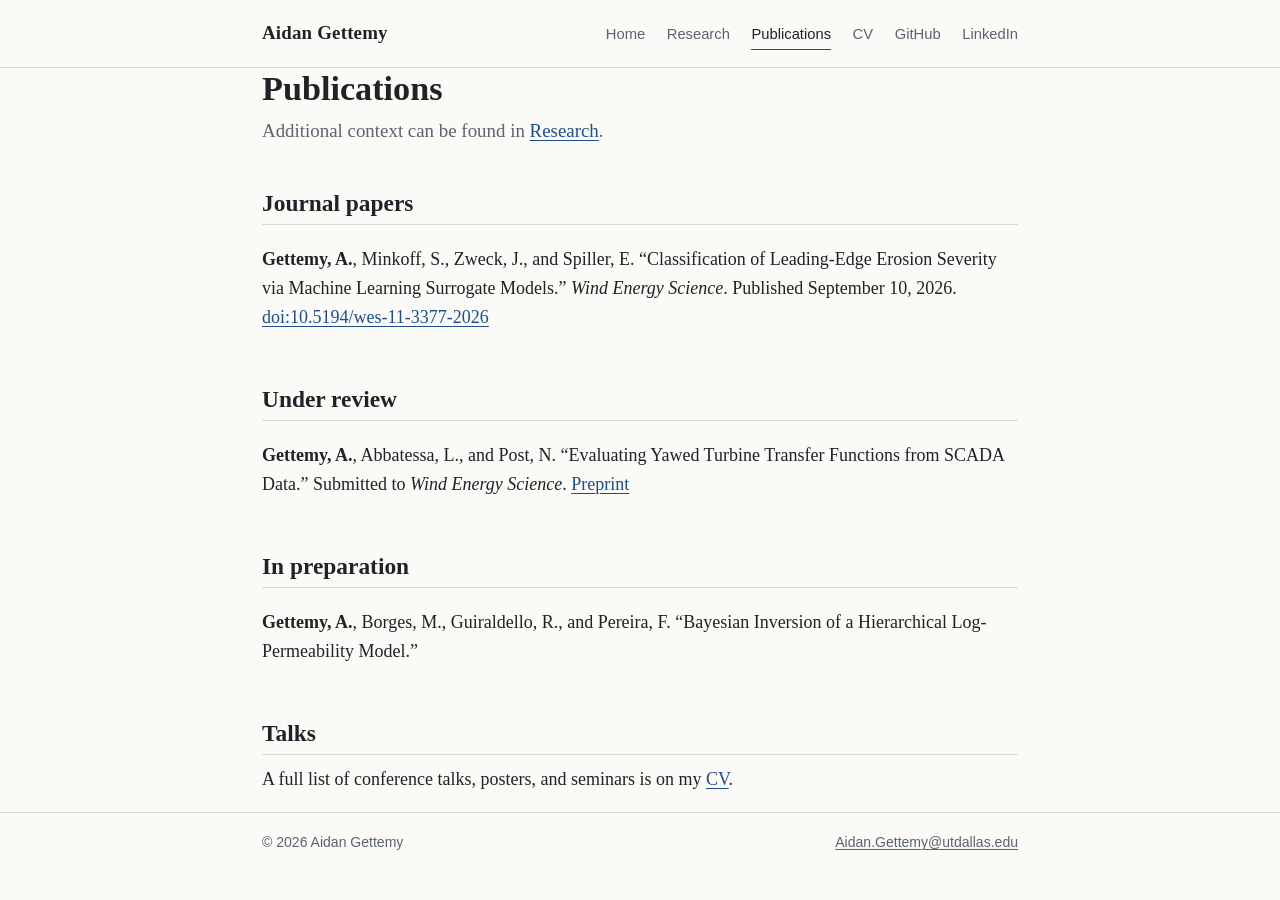
<file: publications.html>
﻿<!doctype html>
<html lang="en">
<head>
  <meta charset="utf-8">
  <meta name="viewport" content="width=device-width, initial-scale=1">
  <title>Publications | Aidan Gettemy</title>
  <meta name="description" content="Publications and manuscripts by Aidan Gettemy.">
  <link rel="stylesheet" href="css/style.css">
</head>
<body>

<header class="site-header">
  <div class="wrap">
    <a class="site-name" href="index.html">Aidan Gettemy</a>
    <nav aria-label="Main">
      <a href="index.html">Home</a>
      <a href="research.html">Research</a>
      <a href="publications.html" aria-current="page">Publications</a>
      <a href="cv.html">CV</a>
      <a href="https://github.com/Aidan-Gettemy">GitHub</a>
      <a href="https://www.linkedin.com/in/aidan-gettemy/">LinkedIn</a>
    </nav>
  </div>
</header>

<main class="wrap">

  <h1>Publications</h1>
  <p class="lede">Additional context can be found in  <a href="research.html">Research</a>.</p>

  <h2 id="published">Journal papers</h2>
  <ul class="pubs">
    <li>
      <span class="me">Gettemy, A.</span>, Minkoff, S., Zweck, J., and Spiller, E.
      &ldquo;Classification of Leading-Edge Erosion Severity via Machine Learning Surrogate Models.&rdquo;
      <em>Wind Energy Science</em>. Published September 10, 2026.
      <a href="https://doi.org/10.5194/wes-11-3377-2026">doi:10.5194/wes-11-3377-2026</a>
    </li>
  </ul>

  <h2 id="in-review">Under review</h2>
  <ul class="pubs">
    <li>
      <span class="me">Gettemy, A.</span>, Abbatessa, L., and Post, N.
      &ldquo;Evaluating Yawed Turbine Transfer Functions from SCADA Data.&rdquo;
      Submitted to <em>Wind Energy Science</em>.
      <a class="link" href="https://wes.copernicus.org/preprints/wes-2025-223/">Preprint</a>
    </li>
  </ul>

  <h2 id="in-preparation">In preparation</h2>
  <ul class="pubs">
    <li>
      <span class="me">Gettemy, A.</span>, Borges, M., Guiraldello, R., and Pereira, F.
      &ldquo;Bayesian Inversion of a Hierarchical Log-Permeability Model.&rdquo;
    </li>
  </ul>

  <h2>Talks</h2>
  <p>A full list of conference talks, posters, and seminars is on my <a href="cv.html#presentations">CV</a>.</p>

</main>

<footer>
  <div class="wrap">
    <span>&copy; 2026 Aidan Gettemy</span>
    <span><a href="mailto:Aidan.Gettemy@utdallas.edu">Aidan.Gettemy@utdallas.edu</a></span>
  </div>
</footer>

</body>
</html>
</file>
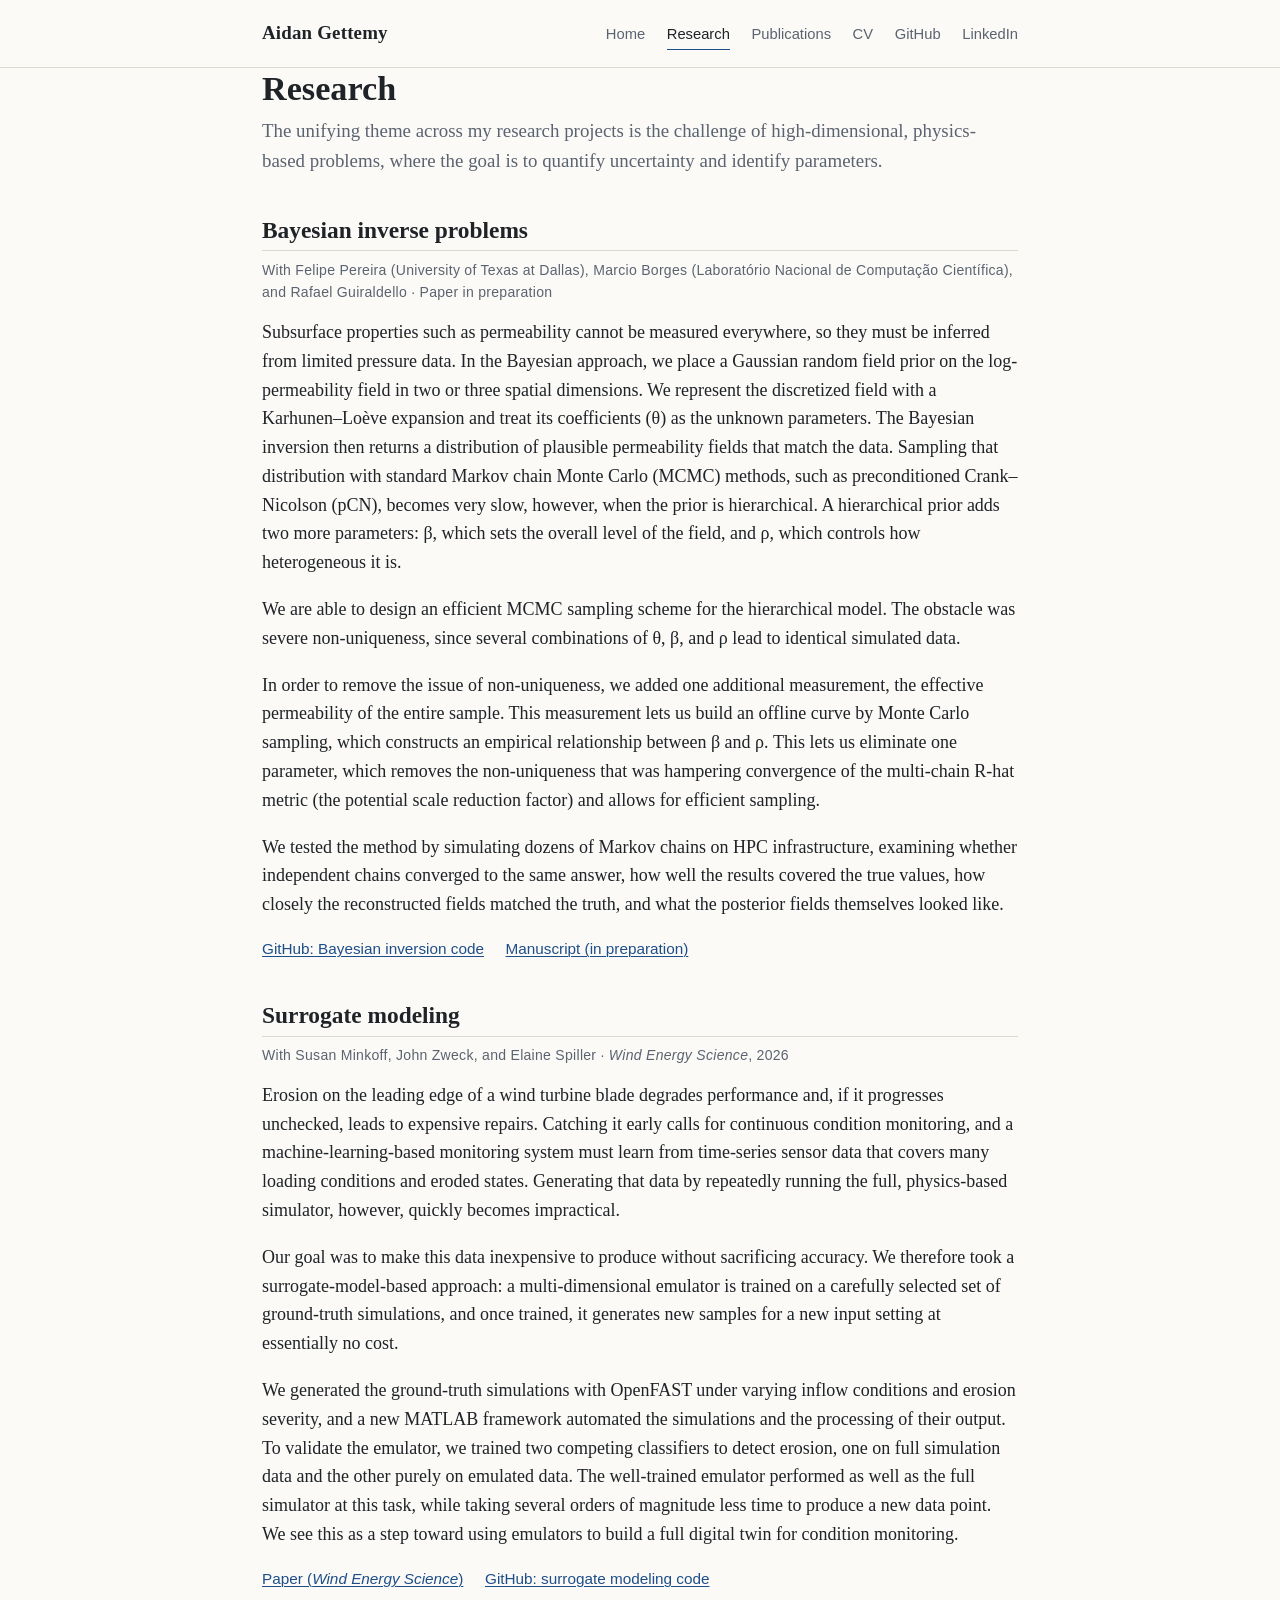
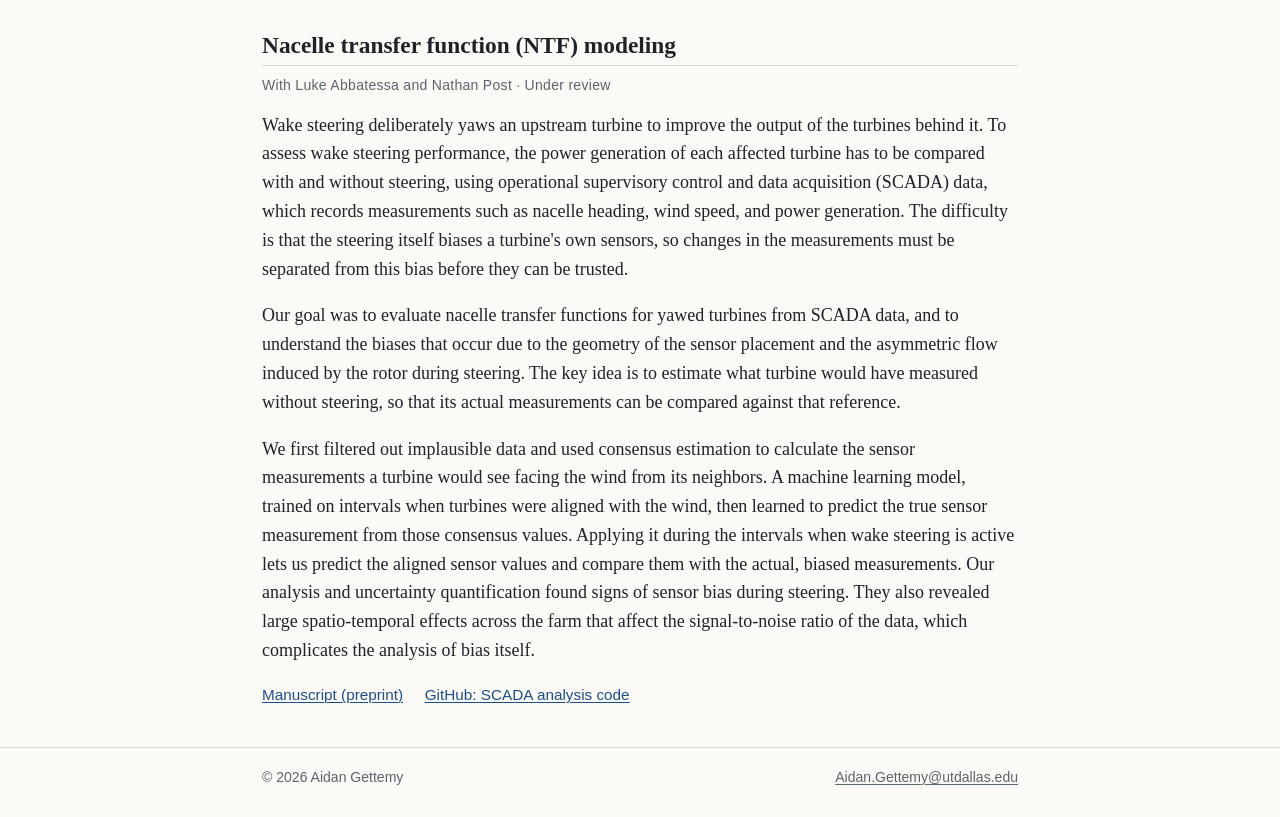
<file: research.html>
﻿<!doctype html>
<html lang="en">
<head>
  <meta charset="utf-8">
  <meta name="viewport" content="width=device-width, initial-scale=1">
  <title>Research | Aidan Gettemy</title>
  <meta name="description" content="Research by Aidan Gettemy: Bayesian inverse problems, surrogate modeling, and nacelle transfer function modeling for subsurface flow and wind energy.">
  <link rel="stylesheet" href="css/style.css">
</head>
<body>

<header class="site-header">
  <div class="wrap">
    <a class="site-name" href="index.html">Aidan Gettemy</a>
    <nav aria-label="Main">
      <a href="index.html">Home</a>
      <a href="research.html" aria-current="page">Research</a>
      <a href="publications.html">Publications</a>
      <a href="cv.html">CV</a>
      <a href="https://github.com/Aidan-Gettemy">GitHub</a>
      <a href="https://www.linkedin.com/in/aidan-gettemy/">LinkedIn</a>
    </nav>
  </div>
</header>

<main class="wrap">

  <h1>Research</h1>
  <p class="lede">
    The unifying theme across my research projects is the challenge of high-dimensional, 
    physics-based problems, where the goal is to quantify uncertainty and identify parameters.
  </p>

  <section class="project" id="bayesian">
    <h2>Bayesian inverse problems</h2>
    <p class="meta">With Felipe Pereira (University of Texas at Dallas), Marcio Borges (Laboratório Nacional de Computação Científica), and Rafael Guiraldello &middot; Paper in preparation</p>
    <p>
      Subsurface properties such as permeability cannot be measured everywhere, so they must be inferred
      from limited pressure data. In the Bayesian approach, we place a Gaussian random field prior on the
      log-permeability field in two or three spatial dimensions. We represent the discretized field with a
      Karhunen&ndash;Lo&egrave;ve expansion and treat its coefficients (&theta;) as the unknown parameters. The Bayesian
      inversion then returns a distribution of plausible permeability fields that match the data. Sampling that
      distribution with standard Markov chain Monte Carlo (MCMC) methods, such as preconditioned
      Crank&ndash;Nicolson (pCN), becomes very slow, however, when the prior is hierarchical. A hierarchical prior adds
      two more parameters: &beta;, which sets the overall level of the field, and &rho;, which controls how
      heterogeneous it is.
    </p>
    <p>
      We are able to design an efficient MCMC sampling scheme for the hierarchical model. The obstacle was severe
      non-uniqueness, since several combinations of &theta;, &beta;, and &rho; lead to identical simulated data.
    </p>
    <p>
      In order to remove the issue of non-uniqueness, we added one additional measurement, the effective permeability of the entire sample.
      This measurement lets us build an offline curve by Monte Carlo sampling, which constructs an empirical relationship between
      &beta; and &rho;. This lets us eliminate one parameter, which removes the non-uniqueness that was
      hampering convergence of the multi-chain R-hat metric (the potential scale reduction factor) and allows for
      efficient sampling.
    </p>
    <p>
      We tested the method by simulating dozens of Markov chains on HPC infrastructure, examining whether independent chains converged to the same answer, how well the
      results covered the true values, how closely the reconstructed fields matched the truth, and what the
      posterior fields themselves looked like.
    </p>
    <ul class="links">
      <li><a class="link" href="https://github.com/Aidan-Gettemy/rho_beta_mcmc_studies">GitHub: Bayesian inversion code</a></li>
      <li><a href="publications.html#in-preparation">Manuscript (in preparation)</a></li>
    </ul>
  </section>

  <section class="project" id="surrogate">
    <h2>Surrogate modeling</h2>
    <p class="meta">With Susan Minkoff, John Zweck, and Elaine Spiller &middot; <em>Wind Energy Science</em>, 2026</p>
    <p>
      Erosion on the leading edge of a wind turbine blade degrades performance and, if it progresses unchecked, leads
      to expensive repairs. Catching it early calls for continuous condition monitoring, and a machine-learning-based
      monitoring system must learn from time-series sensor data that covers many loading conditions and eroded
      states. Generating that data by repeatedly running the full, physics-based simulator, however, quickly becomes
      impractical.
    </p>
    <p>
      Our goal was to make this data inexpensive to produce without sacrificing accuracy. We therefore took a
      surrogate-model-based approach: a multi-dimensional emulator is trained on a carefully selected set of
      ground-truth simulations, and once trained, it generates new samples for a new input setting at essentially no
      cost.
    </p>
    <p>
      We generated the ground-truth simulations with OpenFAST under varying inflow conditions and erosion severity,
      and a new MATLAB framework automated the simulations and the processing of their output. To validate the
      emulator, we trained two competing classifiers to detect erosion, one on full simulation data and the other
      purely on emulated data. The well-trained emulator performed as well as the full simulator at this task, while
      taking several orders of magnitude less time to produce a new data point. We see this as a step toward using emulators to
      build a full digital twin for condition monitoring.
    </p>
    <ul class="links">
      <li><a href="https://doi.org/10.5194/wes-11-3377-2026">Paper (<em>Wind Energy Science</em>)</a></li>
      <li><a class="link" href="https://github.com/Aidan-Gettemy/Classification-of-Leading-Edge-Erosion-Severity-via-Machine-Learning-Surrogate-Models">GitHub: surrogate modeling code</a></li>
    </ul>
  </section>

  <section class="project" id="ntf">
    <h2>Nacelle transfer function (NTF) modeling</h2>
    <p class="meta">With Luke Abbatessa and Nathan Post &middot; Under review</p>
    <p>
      Wake steering deliberately yaws an upstream turbine to improve the output of the turbines behind it. To assess wake steering performance,
      the power generation of each affected turbine has to be compared with and without steering,
      using operational supervisory control and data acquisition (SCADA) data, which records measurements such as
      nacelle heading, wind speed, and power generation. The difficulty is that the steering itself biases a
      turbine's own sensors, so changes in the measurements must be separated from this bias before they can be
      trusted.
    </p>
    <p>
      Our goal was to evaluate nacelle transfer functions for yawed turbines from SCADA data, and to understand the
      biases that occur due to the geometry of the sensor placement and the asymmetric flow induced by the rotor during steering.
      The key idea is to estimate what turbine would have measured without steering, so that its actual measurements can be compared against that
      reference.
    </p>
    <p>
      We first filtered out implausible data and used consensus estimation to calculate the sensor measurements a
      turbine would see facing the wind from its neighbors. A machine learning model, trained on intervals when
      turbines were aligned with the wind, then learned to predict the true sensor measurement from those consensus
      values. Applying it during the intervals when wake steering is active lets us predict the aligned sensor values
      and compare them with the actual, biased measurements. Our analysis and uncertainty quantification found signs
      of sensor bias during steering. They also revealed large spatio-temporal effects across the farm that affect
      the signal-to-noise ratio of the data, which complicates the analysis of bias itself.
    </p>
    <ul class="links">
      <li><a class="link" href="https://wes.copernicus.org/preprints/wes-2025-223/">Manuscript (preprint)</a></li>
      <li><a class="link" href="https://github.com/Aidan-Gettemy/Notebooks-for-Evaluating-Yawed-Turbine-Transfer-Functions-from-SCADA-Data-">GitHub: SCADA analysis code</a></li>
    </ul>
  </section>

</main>

<footer>
  <div class="wrap">
    <span>&copy; 2026 Aidan Gettemy</span>
    <span><a href="mailto:Aidan.Gettemy@utdallas.edu">Aidan.Gettemy@utdallas.edu</a></span>
  </div>
</footer>

</body>
</html>
</file>
<file: css/style.css>
:root {
  --bg: #fbfaf7;
  --text: #1f2328;
  --muted: #5b6370;
  --rule: #dcd9d0;
  --accent: #1d4e89;
  --accent-hover: #0f3358;
  --card: #f3f1ea;
  --serif: "Iowan Old Style", "Palatino Linotype", Palatino, "Source Serif 4", Georgia, serif;
  --sans: -apple-system, BlinkMacSystemFont, "Segoe UI", Inter, Roboto, Helvetica, Arial, sans-serif;
}

@media (prefers-color-scheme: dark) {
  :root {
    --bg: #15171a;
    --text: #e6e4de;
    --muted: #9aa1ad;
    --rule: #2e3238;
    --accent: #7fb0e8;
    --accent-hover: #a9cbf2;
    --card: #1d2024;
  }
}

* { box-sizing: border-box; }

html { font-size: 18px; }

body {
  margin: 0;
  background: var(--bg);
  color: var(--text);
  font-family: var(--serif);
  line-height: 1.6;
}

a { color: var(--accent); text-decoration: underline; text-underline-offset: 0.15em; text-decoration-thickness: 0.06em; }
a:hover { color: var(--accent-hover); }

.wrap { max-width: 44rem; margin: 0 auto; padding: 0 1rem; }

/* Header / nav */
.site-header { border-bottom: 1px solid var(--rule); }
.site-header .wrap {
  display: flex; flex-wrap: wrap; align-items: baseline;
  justify-content: space-between; gap: 0.5rem 1.5rem; padding-top: 1rem; padding-bottom: 0.9rem;
}
.site-name { font-size: 1.05rem; font-weight: 600; color: var(--text); text-decoration: none; letter-spacing: 0.01em; }
.site-name:hover { color: var(--text); }
nav { font-family: var(--sans); font-size: 0.82rem; display: flex; flex-wrap: wrap; gap: 0.25rem 1.2rem; }
nav a { color: var(--muted); text-decoration: none; padding: 0.15rem 0; border-bottom: 1.5px solid transparent; }
nav a:hover { color: var(--text); }
nav a[aria-current="page"] { color: var(--text); border-bottom-color: var(--accent); }

main { padding: 2.2rem 0 3rem; }

h1, h2, h3 { line-height: 1.25; font-weight: 600; }
h1 { font-size: 1.9rem; margin: 0 0 0.3rem; }
h2 { font-size: 1.3rem; margin: 2.4rem 0 0.6rem; padding-bottom: 0.3rem; border-bottom: 1px solid var(--rule); }
h3 { font-size: 1.05rem; margin: 1.6rem 0 0.2rem; }
p { margin: 0 0 1rem; }
.lede { color: var(--muted); font-size: 1.05rem; margin-bottom: 1.6rem; }
.small { font-size: 0.85rem; color: var(--muted); }

/* Landing */
.hero { text-align: center; margin: 0.8rem 0 2rem; }
.portrait {
  width: 190px; height: 190px; border-radius: 50%; object-fit: cover;
  border: 1px solid var(--rule); background: var(--card);
  display: block; margin: 0 auto 1.1rem;
}
.portrait-fallback {
  width: 190px; height: 190px; border-radius: 50%;
  border: 1px solid var(--rule); background: var(--card); color: var(--muted);
  display: flex; align-items: center; justify-content: center;
  font-family: var(--sans); font-size: 2.2rem; letter-spacing: 0.05em; margin: 0 auto 1.1rem;
}
.hero h1 { margin-bottom: 0.15rem; }
.hero .role { color: var(--muted); margin: 0; }
.hero .keywords { font-family: var(--sans); font-size: 0.8rem; letter-spacing: 0.08em; text-transform: uppercase; color: var(--muted); margin: 0.9rem 0 0; }

.btn-row { display: flex; flex-wrap: wrap; gap: 0.6rem; margin: 1.4rem 0 0.4rem; justify-content: center; }
.btn {
  font-family: var(--sans); font-size: 0.82rem; text-decoration: none;
  border: 1px solid var(--rule); border-radius: 6px; padding: 0.45rem 0.9rem;
  color: var(--text); background: transparent;
}
.btn:hover { border-color: var(--accent); color: var(--accent); }
.btn.primary { background: var(--accent); border-color: var(--accent); color: var(--bg); }
.btn.primary:hover { background: var(--accent-hover); border-color: var(--accent-hover); color: var(--bg); }

.sitemap { list-style: none; padding: 0; margin: 0; }
.sitemap li { padding: 0.6rem 0; border-bottom: 1px solid var(--rule); }
.sitemap li:last-child { border-bottom: none; }
.sitemap strong { font-weight: 600; }
.sitemap span { color: var(--muted); }
.sitemap .highlight { background: var(--card); border: 1px solid var(--rule); border-radius: 6px; padding: 0.7rem 0.9rem; margin: 0.4rem 0; }

/* Research */
.project { margin-bottom: 2.2rem; }
.project h2 { margin-top: 2.2rem; }
.meta { font-family: var(--sans); font-size: 0.78rem; color: var(--muted); letter-spacing: 0.02em; margin: -0.2rem 0 0.8rem; }
.links { font-family: var(--sans); font-size: 0.85rem; display: flex; flex-wrap: wrap; gap: 0.4rem 1.2rem; margin: 0.4rem 0 0; padding: 0; list-style: none; }
.todo-link::after { content: " (add link)"; color: var(--muted); font-size: 0.75rem; }
code { font-family: ui-monospace, SFMono-Regular, Menlo, Consolas, "Liberation Mono", monospace; font-size: 0.88em; background: var(--card); padding: 0.05em 0.3em; border-radius: 3px; }

/* Publications */
.pubs { list-style: none; padding: 0; margin: 0; }
.pubs li { padding: 0.55rem 0 0.55rem 0; }
.pubs .status { font-family: var(--sans); font-size: 0.72rem; text-transform: uppercase; letter-spacing: 0.07em; color: var(--muted); }
.pubs .me { font-weight: 600; }

/* CV */
.cv-top { display: flex; flex-wrap: wrap; justify-content: space-between; align-items: baseline; gap: 0.6rem; }
.cv-contact { font-family: var(--sans); font-size: 0.85rem; color: var(--muted); margin-bottom: 0.5rem; }
.entry { margin: 0 0 1.05rem; }
.entry-head { display: flex; justify-content: space-between; gap: 1rem; align-items: baseline; }
.entry-head .what { font-weight: 600; }
.entry-head .when { font-family: var(--sans); font-size: 0.78rem; color: var(--muted); white-space: nowrap; }
.entry .where { color: var(--muted); font-size: 0.95rem; }
.entry ul { margin: 0.3rem 0 0; padding-left: 1.2rem; }
.entry li { margin-bottom: 0.25rem; font-size: 0.97rem; }
.skills dt { font-family: var(--sans); font-size: 0.78rem; text-transform: uppercase; letter-spacing: 0.06em; color: var(--muted); margin-top: 0.7rem; }
.skills dd { margin: 0.1rem 0 0; }
.talk { margin-bottom: 0.7rem; font-size: 0.97rem; }
.talk .when { font-family: var(--sans); font-size: 0.78rem; color: var(--muted); display: block; }
.updated { font-family: var(--sans); font-size: 0.75rem; color: var(--muted); margin-top: 2.2rem; }

/* Footer */
footer { border-top: 1px solid var(--rule); font-family: var(--sans); font-size: 0.78rem; color: var(--muted); }
footer .wrap { padding-top: 1rem; padding-bottom: 1.6rem; display: flex; flex-wrap: wrap; justify-content: space-between; gap: 0.5rem 1.5rem; }
footer a { color: var(--muted); }

@media (max-width: 560px) {
  html { font-size: 17px; }
  .entry-head { flex-direction: column; gap: 0; }
  .entry-head .when { white-space: normal; }
}

@media print {
  nav, footer, .btn-row { display: none; }
  body { background: #fff; color: #000; }
}
</file>
